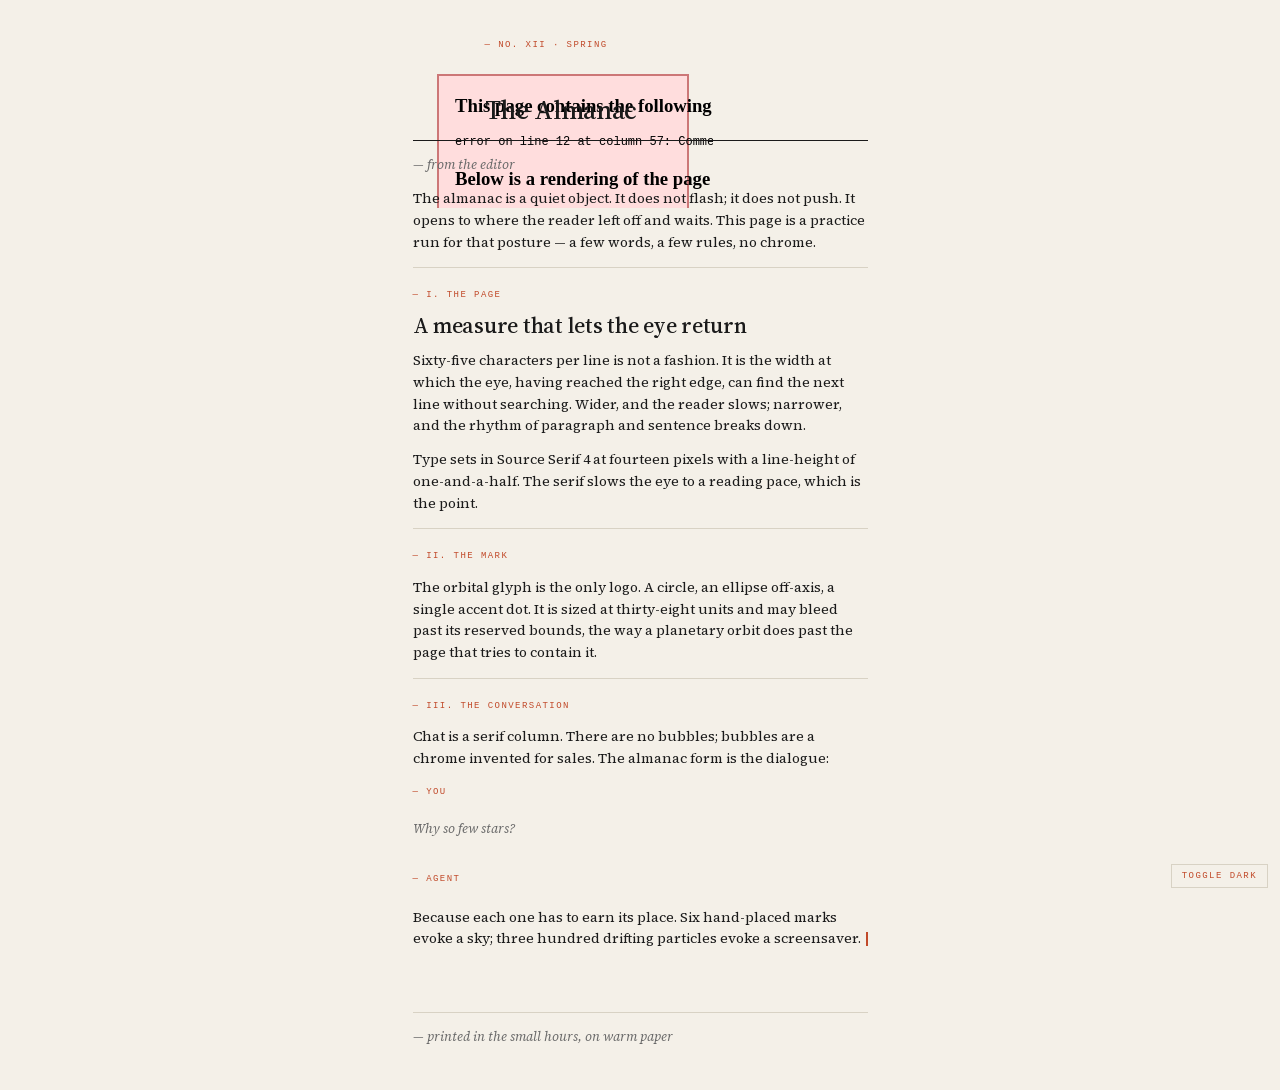
<file: examples/web/index.html>
<!doctype html>
<!--
  index.html — a full landing-page-style demo of the Almanac in use.
  This is what a real page looks like when the design system is applied.
-->
<html lang="en" data-theme="light">
<head>
  <meta charset="utf-8">
  <meta name="viewport" content="width=device-width, initial-scale=1">
  <title>The Almanac</title>
  <link rel="stylesheet" href="../../tokens/tokens.css">
  <link rel="stylesheet" href="../../components/web/almanac.css">
</head>
<body class="almanac-page">

  <div class="almanac-starfield" aria-hidden="true">
    <object type="image/svg+xml" data="../../components/web/Starfield.svg" style="width:100%;height:100%;display:block;"></object>
  </div>

  <header class="almanac-prose" style="display: grid; grid-template-columns: 56px 1fr; gap: 16px; align-items: center;">
    <span class="almanac-glyph" style="grid-row: 1 / 3;">
      <object type="image/svg+xml" data="../../components/web/OrbitalGlyph.svg"></object>
    </span>
    <span class="almanac-monolabel">— No. XII · Spring</span>
    <h1 class="almanac-headline">The Almanac</h1>
  </header>

  <hr class="almanac-header-divider" style="max-width: var(--almanac-measure); margin-left: auto; margin-right: auto;">

  <main class="almanac-prose">

    <section class="almanac-section">
      <p class="almanac-italic">— from the editor</p>
      <p class="almanac-body" style="margin-top: 8px;">
        The almanac is a quiet object. It does not flash; it does not push.
        It opens to where the reader left off and waits. This page is a
        practice run for that posture &mdash; a few words, a few rules, no
        chrome.
      </p>
    </section>

    <hr class="almanac-divider">

    <section class="almanac-section">
      <span class="almanac-monolabel">— I. The Page</span>
      <h2 class="almanac-headline" style="font-size: 22px; margin-top: 8px;">A measure that lets the eye return</h2>
      <p class="almanac-body" style="margin-top: 12px;">
        Sixty-five characters per line is not a fashion. It is the width at
        which the eye, having reached the right edge, can find the next line
        without searching. Wider, and the reader slows; narrower, and the
        rhythm of paragraph and sentence breaks down.
      </p>
      <p class="almanac-body" style="margin-top: 12px;">
        Type sets in Source Serif 4 at fourteen pixels with a line-height of
        one-and-a-half. The serif slows the eye to a reading pace, which is
        the point.
      </p>
    </section>

    <hr class="almanac-divider">

    <section class="almanac-section">
      <span class="almanac-monolabel">— II. The Mark</span>
      <p class="almanac-body" style="margin-top: 12px;">
        The orbital glyph is the only logo. A circle, an ellipse off-axis, a
        single accent dot. It is sized at thirty-eight units and may bleed
        past its reserved bounds, the way a planetary orbit does past the
        page that tries to contain it.
      </p>
    </section>

    <hr class="almanac-divider">

    <section class="almanac-section">
      <span class="almanac-monolabel">— III. The Conversation</span>
      <p class="almanac-body" style="margin-top: 12px;">
        Chat is a serif column. There are no bubbles; bubbles are a chrome
        invented for sales. The almanac form is the dialogue:
      </p>
      <div class="almanac-chat" style="margin-top: 16px;">
        <div class="almanac-chat-turn almanac-chat-turn--you">
          <span class="speaker almanac-monolabel">— YOU</span>
          <p class="body">Why so few stars?</p>
        </div>
        <div class="almanac-chat-turn almanac-chat-turn--agent">
          <span class="speaker almanac-monolabel">— AGENT</span>
          <p class="body">
            Because each one has to earn its place. Six hand-placed marks
            evoke a sky; three hundred drifting particles evoke a screensaver.
            <span class="almanac-cursor"></span>
          </p>
        </div>
      </div>
    </section>

  </main>

  <footer class="almanac-prose" style="margin-top: 48px;">
    <hr class="almanac-divider">
    <p class="almanac-italic">— printed in the small hours, on warm paper</p>
  </footer>

  <button id="theme-toggle"
    style="position: fixed; bottom: 12px; right: 12px; font-family: var(--almanac-mono); font-size: 9px; letter-spacing: 0.16em; text-transform: uppercase; color: var(--almanac-accent); background: transparent; border: 1px solid var(--almanac-rule-line); padding: 6px 10px; cursor: pointer;">
    Toggle dark
  </button>
  <script>
    document.getElementById("theme-toggle").addEventListener("click", () => {
      const r = document.documentElement;
      r.setAttribute("data-theme", r.getAttribute("data-theme") === "dark" ? "light" : "dark");
    });
  </script>
</body>
</html>
</file>
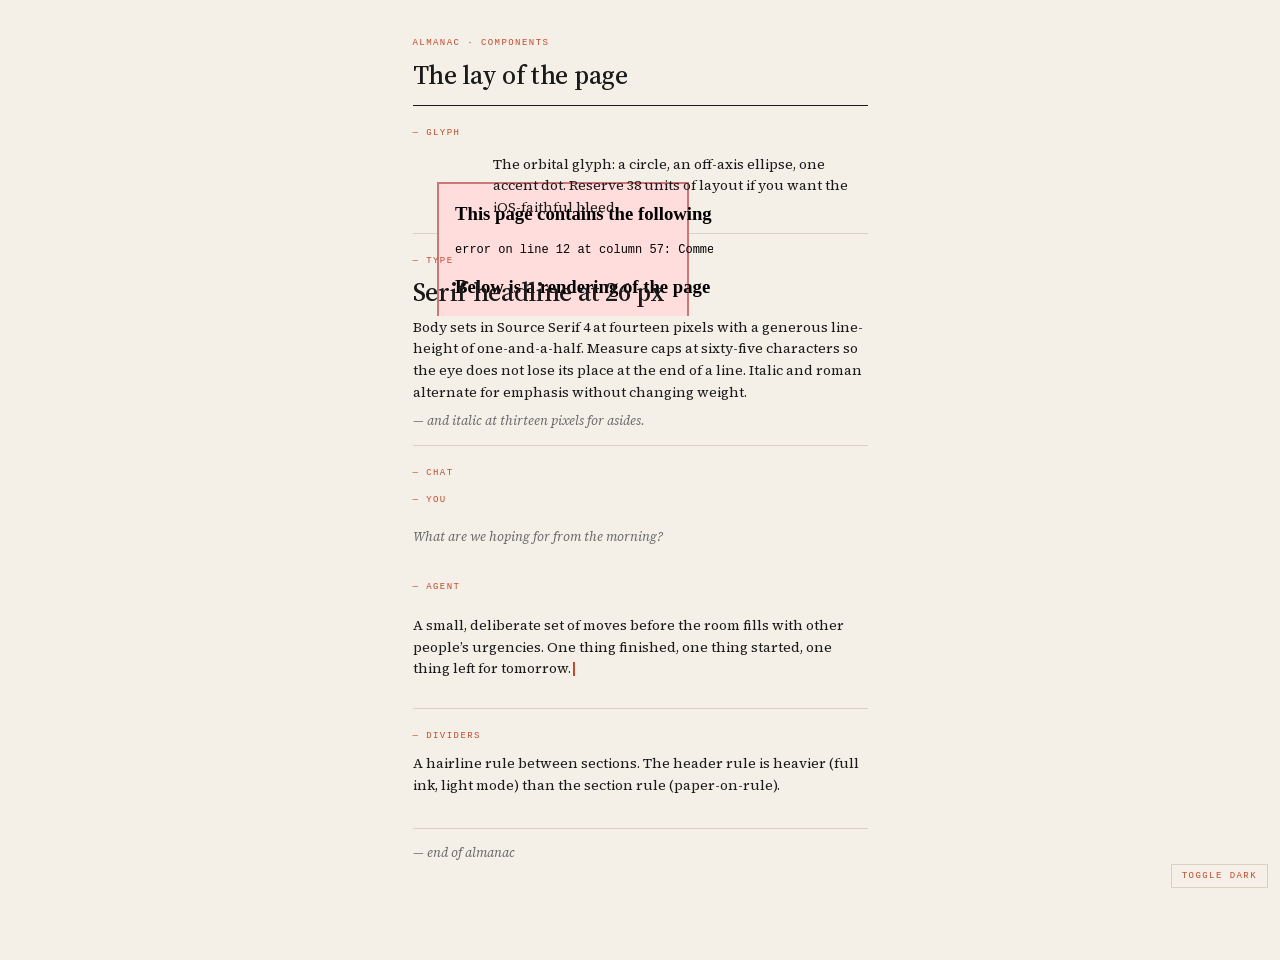
<file: components/web/almanac.html>
<!doctype html>
<!--
  almanac.html — minimal showcase of every component primitive.
  Open directly in a browser. Toggle :root[data-theme="dark"] in devtools to
  preview the dark palette, or change the <html> attribute in markup.
-->
<html lang="en" data-theme="light">
<head>
  <meta charset="utf-8">
  <meta name="viewport" content="width=device-width, initial-scale=1">
  <title>Almanac · Components</title>
  <link rel="stylesheet" href="../../tokens/tokens.css">
  <link rel="stylesheet" href="./almanac.css">
</head>
<body class="almanac-page">

  <!-- starfield: only visible in dark mode -->
  <div class="almanac-starfield" aria-hidden="true">
    <object type="image/svg+xml" data="./Starfield.svg" style="width:100%;height:100%;display:block;"></object>
  </div>

  <header class="almanac-prose">
    <span class="almanac-monolabel">Almanac · Components</span>
    <h1 class="almanac-headline" style="margin-top: 8px;">The lay of the page</h1>
    <hr class="almanac-header-divider">
  </header>

  <main class="almanac-prose">

    <section class="almanac-section">
      <span class="almanac-monolabel">— GLYPH</span>
      <div style="display: flex; align-items: center; gap: 24px; margin-top: 12px;">
        <span class="almanac-glyph">
          <object type="image/svg+xml" data="./OrbitalGlyph.svg"></object>
        </span>
        <p class="almanac-body">
          The orbital glyph: a circle, an off-axis ellipse, one accent dot.
          Reserve 38 units of layout if you want the iOS-faithful bleed.
        </p>
      </div>
    </section>

    <hr class="almanac-divider">

    <section class="almanac-section">
      <span class="almanac-monolabel">— TYPE</span>
      <h2 class="almanac-headline" style="margin-top: 8px;">Serif headline at 26 px</h2>
      <p class="almanac-body" style="margin-top: 8px;">
        Body sets in Source Serif 4 at fourteen pixels with a generous
        line-height of one-and-a-half. Measure caps at sixty-five characters
        so the eye does not lose its place at the end of a line. Italic and
        roman alternate for emphasis without changing weight.
      </p>
      <p class="almanac-italic" style="margin-top: 8px;">
        — and italic at thirteen pixels for asides.
      </p>
    </section>

    <hr class="almanac-divider">

    <section class="almanac-section">
      <span class="almanac-monolabel">— CHAT</span>
      <div class="almanac-chat" style="margin-top: 12px;">
        <div class="almanac-chat-turn almanac-chat-turn--you">
          <span class="speaker almanac-monolabel">— YOU</span>
          <p class="body">What are we hoping for from the morning?</p>
        </div>
        <div class="almanac-chat-turn almanac-chat-turn--agent">
          <span class="speaker almanac-monolabel">— AGENT</span>
          <p class="body">
            A small, deliberate set of moves before the room fills with other
            people&rsquo;s urgencies. One thing finished, one thing started,
            one thing left for tomorrow.<span class="almanac-cursor"></span>
          </p>
        </div>
      </div>
    </section>

    <hr class="almanac-divider">

    <section class="almanac-section">
      <span class="almanac-monolabel">— DIVIDERS</span>
      <p class="almanac-body" style="margin-top: 8px;">
        A hairline rule between sections. The header rule is heavier (full
        ink, light mode) than the section rule (paper-on-rule).
      </p>
    </section>

  </main>

  <footer class="almanac-prose" style="margin-top: 32px;">
    <hr class="almanac-divider">
    <p class="almanac-italic">— end of almanac</p>
  </footer>

  <!-- A tiny dark-mode toggle for demo purposes only — not part of the design system. -->
  <button id="theme-toggle"
    style="position: fixed; bottom: 12px; right: 12px; font-family: var(--almanac-mono); font-size: 9px; letter-spacing: 0.16em; text-transform: uppercase; color: var(--almanac-accent); background: transparent; border: 1px solid var(--almanac-rule-line); padding: 6px 10px; cursor: pointer;">
    Toggle dark
  </button>
  <script>
    document.getElementById("theme-toggle").addEventListener("click", () => {
      const r = document.documentElement;
      r.setAttribute("data-theme", r.getAttribute("data-theme") === "dark" ? "light" : "dark");
    });
  </script>
</body>
</html>
</file>
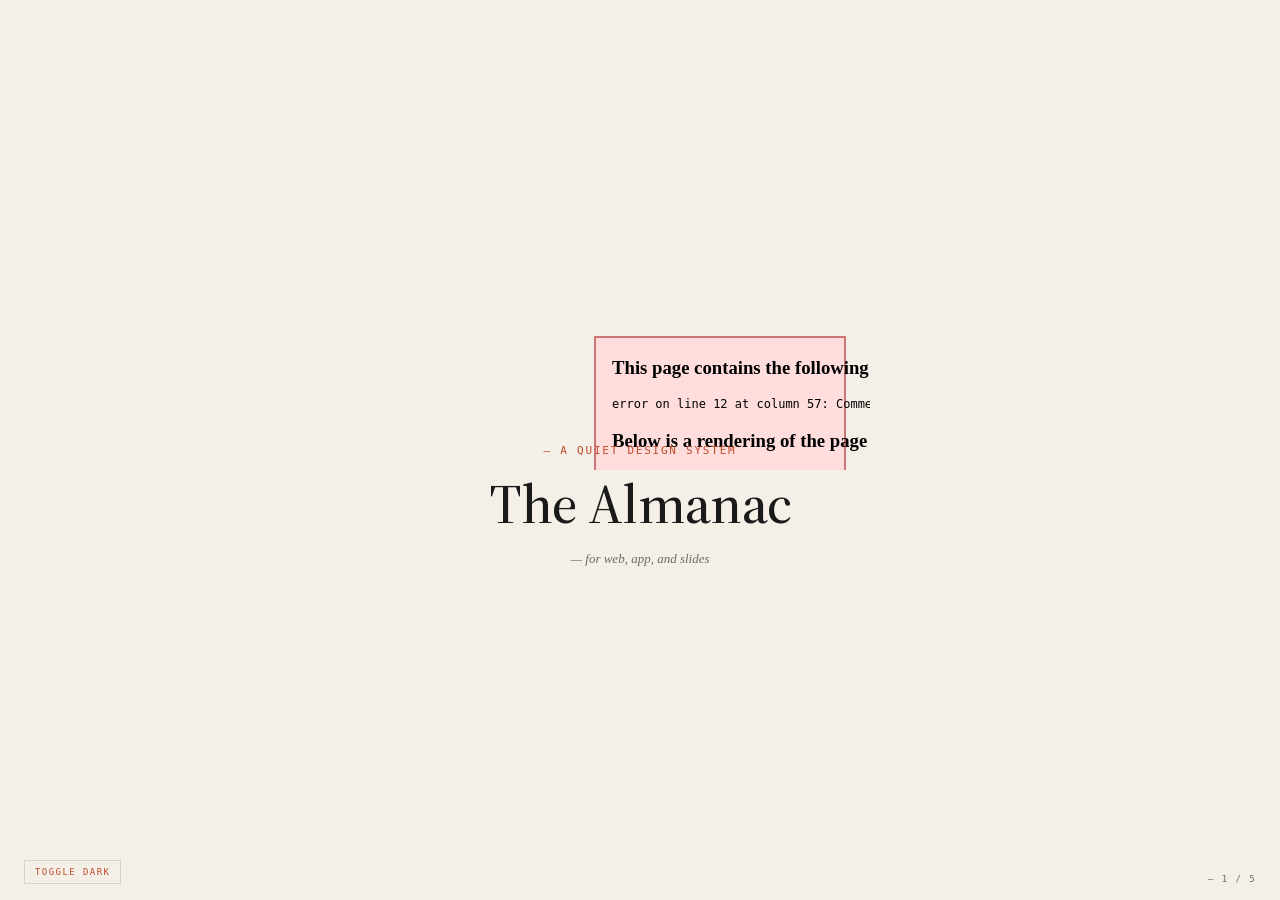
<file: examples/slides/deck.html>
<!doctype html>
<!--
  deck.html — five-slide static deck.
  Keys: ←/→ or Space to navigate. Press F11 for fullscreen.
  Uses the same tokens and almanac.css as the web example.

  Slide aspect ratio: 16:9. Each .slide fills the viewport.
  This is the v1 slide format. v1.1 will add a Slidev theme that emits
  the same visual output from Markdown — see components/slidev/README.md.
-->
<html lang="en" data-theme="light">
<head>
  <meta charset="utf-8">
  <meta name="viewport" content="width=device-width, initial-scale=1">
  <title>Almanac · Deck</title>
  <link rel="stylesheet" href="../../tokens/tokens.css">
  <link rel="stylesheet" href="../../components/web/almanac.css">
  <style>
    body { margin: 0; padding: 0; }
    .deck {
      position: relative;
      width: 100vw;
      height: 100vh;
      overflow: hidden;
      background: var(--almanac-bg);
    }
    .slide {
      position: absolute;
      inset: 0;
      display: none;
      padding: 8vh 10vw;
      flex-direction: column;
      justify-content: center;
      align-items: flex-start;
      box-sizing: border-box;
    }
    .slide.active { display: flex; }
    :root.dark .slide,
    :root[data-theme="dark"] .slide {
      background: linear-gradient(to bottom,
        var(--almanac-night-top) 0%,
        var(--almanac-night-bottom) 100%);
    }
    /* Cover slide centers content. */
    .slide.cover {
      align-items: center;
      justify-content: center;
      text-align: center;
    }
    .slide.section {
      align-items: center;
      justify-content: center;
    }
    .slide h1.almanac-headline { font-size: 56px; line-height: 1.1; max-width: 16ch; margin: 0; }
    .slide h2.almanac-headline { font-size: 40px; line-height: 1.15; max-width: 22ch; margin: 0; }
    .slide p.almanac-body      { font-size: 22px; line-height: 1.55; max-width: 65ch; }
    .slide .almanac-monolabel  { font-size: 11px; }

    .pager {
      position: fixed;
      bottom: 16px;
      right: 24px;
      font-family: var(--almanac-mono);
      font-size: 9px;
      letter-spacing: 0.16em;
      text-transform: uppercase;
      color: var(--almanac-fg-mute);
    }
    .toggle {
      position: fixed;
      bottom: 16px;
      left: 24px;
      font-family: var(--almanac-mono);
      font-size: 9px;
      letter-spacing: 0.16em;
      text-transform: uppercase;
      color: var(--almanac-accent);
      background: transparent;
      border: 1px solid var(--almanac-rule-line);
      padding: 6px 10px;
      cursor: pointer;
    }
    .almanac-glyph.large {
      width: 140px;
      height: 100px;
    }
    .starfield-wrap {
      position: absolute; inset: 0; pointer-events: none; z-index: 0; display: none;
    }
    :root.dark .starfield-wrap,
    :root[data-theme="dark"] .starfield-wrap { display: block; }
    .slide > * { position: relative; z-index: 1; }
  </style>
</head>
<body>
  <div class="deck" id="deck">

    <!-- Slide 1: cover -->
    <section class="slide cover active">
      <div class="starfield-wrap"><object type="image/svg+xml" data="../../components/web/Starfield.svg" style="width:100%;height:100%;"></object></div>
      <span class="almanac-glyph large">
        <object type="image/svg+xml" data="../../components/web/OrbitalGlyph.svg"></object>
      </span>
      <span class="almanac-monolabel" style="margin-top: 24px;">— A QUIET DESIGN SYSTEM</span>
      <h1 class="almanac-headline" style="margin-top: 16px;">The Almanac</h1>
      <p class="almanac-italic" style="margin-top: 16px;">— for web, app, and slides</p>
    </section>

    <!-- Slide 2: section divider -->
    <section class="slide section">
      <div class="starfield-wrap"><object type="image/svg+xml" data="../../components/web/Starfield.svg" style="width:100%;height:100%;"></object></div>
      <span class="almanac-monolabel">— Part I</span>
      <h2 class="almanac-headline" style="margin-top: 8px;">Five rules of the room</h2>
      <hr class="almanac-divider" style="width: 200px; margin-top: 24px;">
    </section>

    <!-- Slide 3: bullet list -->
    <section class="slide">
      <div class="starfield-wrap"><object type="image/svg+xml" data="../../components/web/Starfield.svg" style="width:100%;height:100%;"></object></div>
      <span class="almanac-monolabel">— The Five</span>
      <h2 class="almanac-headline" style="margin-top: 8px;">What the page asks of you</h2>
      <hr class="almanac-divider">
      <ul class="almanac-body" style="list-style: none; padding: 0; margin: 16px 0 0; font-size: 22px;">
        <li style="padding: 6px 0;">— Hairline, not box.</li>
        <li style="padding: 6px 0;">— Accent only at attention.</li>
        <li style="padding: 6px 0;">— Serif body always.</li>
        <li style="padding: 6px 0;">— Stars dark-mode only, sparse, static.</li>
        <li style="padding: 6px 0;">— No chrome.</li>
      </ul>
    </section>

    <!-- Slide 4: long-form -->
    <section class="slide">
      <div class="starfield-wrap"><object type="image/svg+xml" data="../../components/web/Starfield.svg" style="width:100%;height:100%;"></object></div>
      <span class="almanac-monolabel">— Why</span>
      <h2 class="almanac-headline" style="margin-top: 8px;">Restraint earns the eye</h2>
      <hr class="almanac-divider">
      <p class="almanac-body" style="margin-top: 16px;">
        A page that asks for attention everywhere is a page that gets none.
        The almanac form puts one mark per page, one accent per moment, and
        one rule between sections. The reader feels the calm before they
        notice the choices that produced it.
      </p>
    </section>

    <!-- Slide 5: closing -->
    <section class="slide cover">
      <div class="starfield-wrap"><object type="image/svg+xml" data="../../components/web/Starfield.svg" style="width:100%;height:100%;"></object></div>
      <span class="almanac-glyph large">
        <object type="image/svg+xml" data="../../components/web/OrbitalGlyph.svg"></object>
      </span>
      <p class="almanac-italic" style="margin-top: 24px;">— end of deck</p>
    </section>

  </div>

  <div class="pager" id="pager">— 1 / 5</div>
  <button class="toggle" id="theme-toggle">Toggle dark</button>

  <script>
    const slides = document.querySelectorAll(".slide");
    let i = 0;
    const total = slides.length;
    const pager = document.getElementById("pager");
    function show(n) {
      i = (n + total) % total;
      slides.forEach((s, idx) => s.classList.toggle("active", idx === i));
      pager.textContent = `— ${i + 1} / ${total}`;
    }
    document.addEventListener("keydown", (e) => {
      if (e.key === "ArrowRight" || e.key === " " || e.key === "PageDown") { show(i + 1); }
      if (e.key === "ArrowLeft"  || e.key === "PageUp") { show(i - 1); }
    });
    document.addEventListener("click", (e) => {
      if (e.target.closest("#theme-toggle")) return;
      show(i + 1);
    });
    document.getElementById("theme-toggle").addEventListener("click", () => {
      const r = document.documentElement;
      r.setAttribute("data-theme", r.getAttribute("data-theme") === "dark" ? "light" : "dark");
    });
  </script>
</body>
</html>
</file>
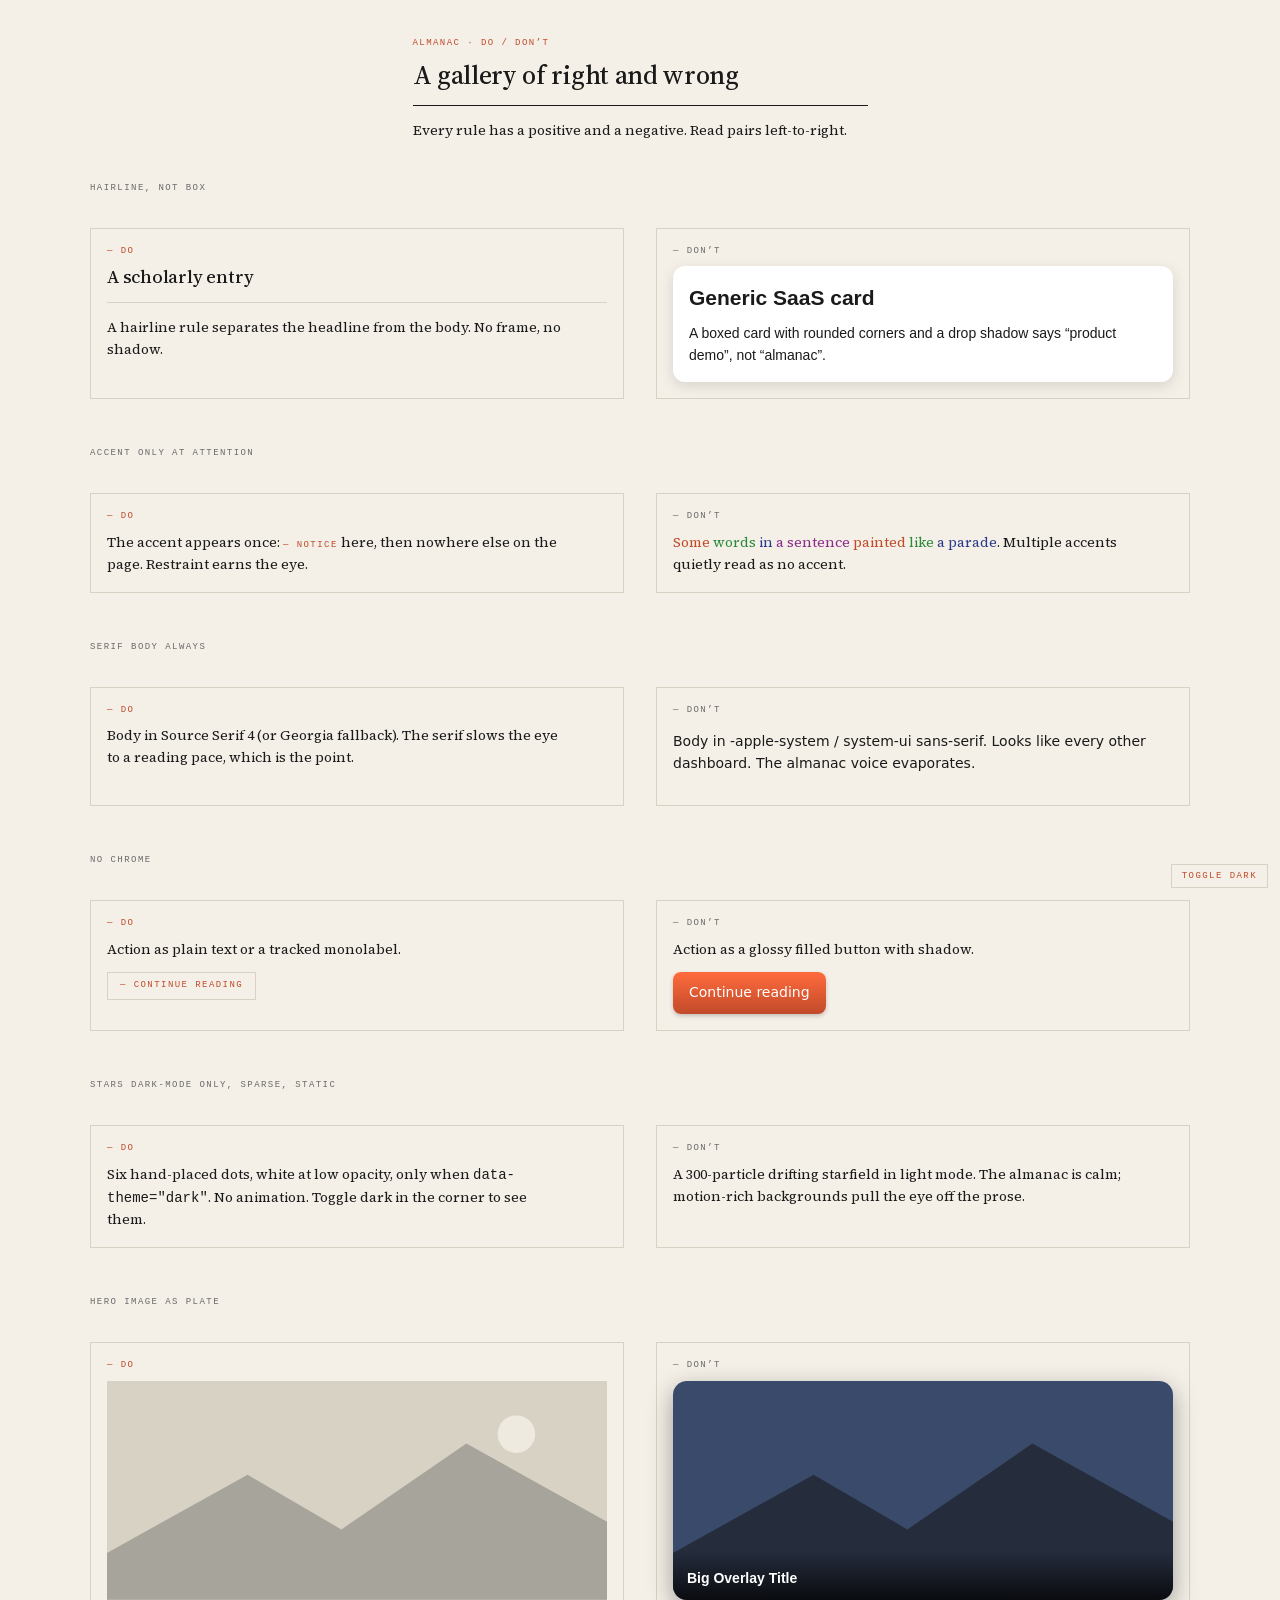
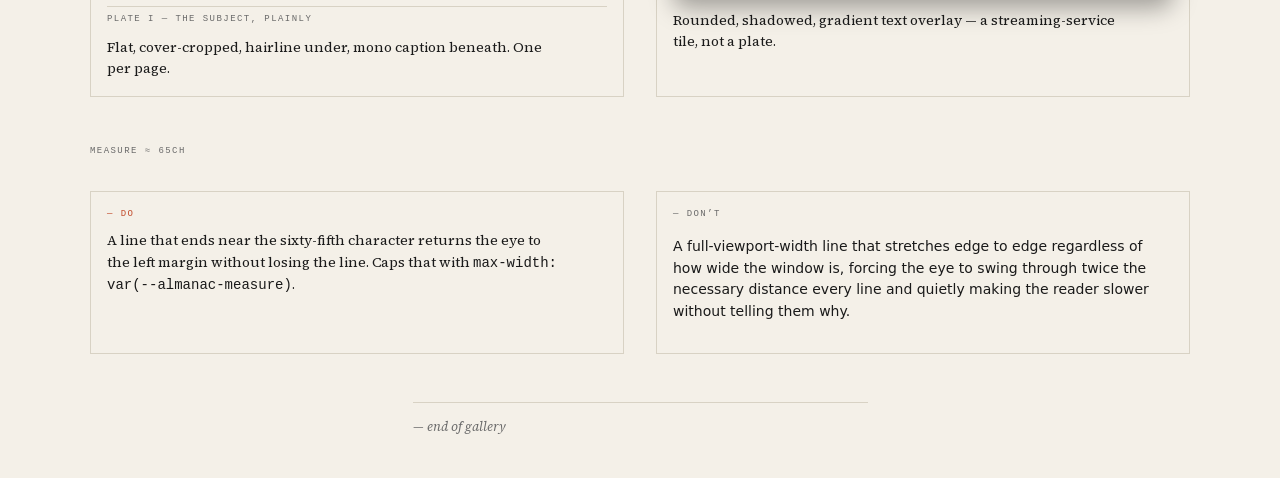
<file: examples/web/gallery.html>
<!doctype html>
<!--
  gallery.html — side-by-side do/don't pairs.
  This file is deliberately the most concrete thing in the repo: every rule
  in DESIGN.md should be visible here as a "do" next to a "don't."
-->
<html lang="en" data-theme="light">
<head>
  <meta charset="utf-8">
  <meta name="viewport" content="width=device-width, initial-scale=1">
  <title>Almanac · Do / Don&rsquo;t</title>
  <link rel="stylesheet" href="../../tokens/tokens.css">
  <link rel="stylesheet" href="../../components/web/almanac.css">
  <style>
    /* Gallery-only layout. Not part of the design system. */
    .gallery-grid {
      display: grid;
      grid-template-columns: 1fr 1fr;
      gap: 32px;
      max-width: 1100px;
      margin: 0 auto;
    }
    .pair { display: contents; }
    .pair > .col { padding: 16px; border: 1px solid var(--almanac-rule-line); }
    .pair-title {
      grid-column: 1 / -1;
      font-family: var(--almanac-mono);
      font-size: 9px;
      letter-spacing: 0.16em;
      text-transform: uppercase;
      color: var(--almanac-fg-mute);
      margin-top: 16px;
    }
    .label {
      font-family: var(--almanac-mono);
      font-size: 9px;
      letter-spacing: 0.16em;
      text-transform: uppercase;
      margin-bottom: 8px;
      display: block;
    }
    .label.do  { color: var(--almanac-accent); }
    .label.dont { color: var(--almanac-fg-mute); }

    /* "Don't" demo styles — deliberately wrong. */
    .bad-card {
      background: white;
      border-radius: 12px;
      padding: 16px;
      box-shadow: 0 4px 14px rgba(0,0,0,0.12);
    }
    .bad-button {
      display: inline-block;
      padding: 10px 16px;
      background: linear-gradient(180deg, #ff6b3d, #c14a2a);
      color: white;
      border-radius: 8px;
      box-shadow: 0 2px 4px rgba(0,0,0,0.2);
      font-family: -apple-system, system-ui, sans-serif;
    }
    .bad-body {
      font-family: -apple-system, system-ui, sans-serif;
      max-width: none;
    }
    .bad-rainbow .a { color: #c14a2a; }
    .bad-rainbow .b { color: #2a8a3a; }
    .bad-rainbow .c { color: #2a3a8a; }
    .bad-rainbow .d { color: #8a2a8a; }
  </style>
</head>
<body class="almanac-page">

  <header class="almanac-prose">
    <span class="almanac-monolabel">Almanac · Do / Don&rsquo;t</span>
    <h1 class="almanac-headline" style="margin-top: 8px;">A gallery of right and wrong</h1>
    <hr class="almanac-header-divider">
    <p class="almanac-body">Every rule has a positive and a negative. Read pairs left-to-right.</p>
  </header>

  <main class="gallery-grid" style="margin-top: 24px;">

    <div class="pair-title">Hairline, not box</div>
    <div class="pair">
      <div class="col">
        <span class="label do">— DO</span>
        <h2 class="almanac-headline" style="font-size: 18px;">A scholarly entry</h2>
        <hr class="almanac-divider">
        <p class="almanac-body">A hairline rule separates the headline from the body. No frame, no shadow.</p>
      </div>
      <div class="col">
        <span class="label dont">— DON&rsquo;T</span>
        <div class="bad-card">
          <h2 style="margin: 0; font-family: -apple-system, sans-serif;">Generic SaaS card</h2>
          <p style="font-family: -apple-system, sans-serif; margin: 8px 0 0;">A boxed card with rounded corners and a drop shadow says &ldquo;product demo&rdquo;, not &ldquo;almanac&rdquo;.</p>
        </div>
      </div>
    </div>

    <div class="pair-title">Accent only at attention</div>
    <div class="pair">
      <div class="col">
        <span class="label do">— DO</span>
        <p class="almanac-body">
          The accent appears once: <span class="almanac-monolabel">— NOTICE</span>
          here, then nowhere else on the page. Restraint earns the eye.
        </p>
      </div>
      <div class="col bad-rainbow">
        <span class="label dont">— DON&rsquo;T</span>
        <p class="almanac-body">
          <span class="a">Some</span> <span class="b">words</span> <span class="c">in</span>
          <span class="d">a sentence</span> <span class="a">painted</span> <span class="b">like</span>
          <span class="c">a parade</span>. Multiple accents quietly read as no accent.
        </p>
      </div>
    </div>

    <div class="pair-title">Serif body always</div>
    <div class="pair">
      <div class="col">
        <span class="label do">— DO</span>
        <p class="almanac-body">
          Body in Source Serif 4 (or Georgia fallback). The serif slows the eye
          to a reading pace, which is the point.
        </p>
      </div>
      <div class="col">
        <span class="label dont">— DON&rsquo;T</span>
        <p class="bad-body">
          Body in -apple-system / system-ui sans-serif. Looks like every other
          dashboard. The almanac voice evaporates.
        </p>
      </div>
    </div>

    <div class="pair-title">No chrome</div>
    <div class="pair">
      <div class="col">
        <span class="label do">— DO</span>
        <p class="almanac-body" style="margin-bottom: 12px;">
          Action as plain text or a tracked monolabel.
        </p>
        <span class="almanac-monolabel" style="display: inline-block; padding: 6px 12px; border: 1px solid var(--almanac-rule-line);">— Continue reading</span>
      </div>
      <div class="col">
        <span class="label dont">— DON&rsquo;T</span>
        <p class="almanac-body" style="margin-bottom: 12px;">Action as a glossy filled button with shadow.</p>
        <span class="bad-button">Continue reading</span>
      </div>
    </div>

    <div class="pair-title">Stars dark-mode only, sparse, static</div>
    <div class="pair">
      <div class="col">
        <span class="label do">— DO</span>
        <p class="almanac-body">
          Six hand-placed dots, white at low opacity, only when
          <code>data-theme=&quot;dark&quot;</code>. No animation. Toggle
          dark in the corner to see them.
        </p>
      </div>
      <div class="col">
        <span class="label dont">— DON&rsquo;T</span>
        <p class="almanac-body">
          A 300-particle drifting starfield in light mode. The almanac is calm;
          motion-rich backgrounds pull the eye off the prose.
        </p>
      </div>
    </div>

    <div class="pair-title">Hero image as plate</div>
    <div class="pair">
      <div class="col">
        <span class="label do">— DO</span>
        <figure class="almanac-hero" style="--almanac-hero-ratio: 16 / 7;">
          <svg viewBox="0 0 320 140" style="display:block;width:100%;aspect-ratio:16/7;background:var(--almanac-rule-line);" aria-label="placeholder photograph">
            <path d="M0 110 L90 60 L150 95 L230 40 L320 90 L320 140 L0 140 Z" fill="var(--almanac-fg-mute)" opacity="0.45"/>
            <circle cx="262" cy="34" r="12" fill="var(--almanac-bg)" opacity="0.8"/>
          </svg>
          <figcaption class="almanac-hero-caption">Plate I — the subject, plainly</figcaption>
        </figure>
        <p class="almanac-body" style="margin-top: 10px;">
          Flat, cover-cropped, hairline under, mono caption beneath. One per page.
        </p>
      </div>
      <div class="col">
        <span class="label dont">— DON&rsquo;T</span>
        <figure style="margin:0;position:relative;border-radius:14px;overflow:hidden;box-shadow:0 8px 24px rgba(0,0,0,0.35);">
          <svg viewBox="0 0 320 140" style="display:block;width:100%;aspect-ratio:16/7;background:#3a4a6a;" aria-label="placeholder photograph">
            <path d="M0 110 L90 60 L150 95 L230 40 L320 90 L320 140 L0 140 Z" fill="#111" opacity="0.5"/>
          </svg>
          <figcaption style="position:absolute;inset:auto 0 0 0;padding:18px 14px 10px;background:linear-gradient(transparent,rgba(0,0,0,0.75));color:#fff;font-family:-apple-system,sans-serif;font-weight:700;">Big Overlay Title</figcaption>
        </figure>
        <p class="almanac-body" style="margin-top: 10px;">
          Rounded, shadowed, gradient text overlay — a streaming-service tile, not a plate.
        </p>
      </div>
    </div>

    <div class="pair-title">Measure ≈ 65ch</div>
    <div class="pair">
      <div class="col">
        <span class="label do">— DO</span>
        <p class="almanac-body">
          A line that ends near the sixty-fifth character returns the eye to the
          left margin without losing the line. Caps that with <code>max-width:
          var(--almanac-measure)</code>.
        </p>
      </div>
      <div class="col">
        <span class="label dont">— DON&rsquo;T</span>
        <p class="bad-body" style="max-width: none;">
          A full-viewport-width line that stretches edge to edge regardless of how wide the window is, forcing the eye to swing through twice the necessary distance every line and quietly making the reader slower without telling them why.
        </p>
      </div>
    </div>

  </main>

  <footer class="almanac-prose" style="margin-top: 48px;">
    <hr class="almanac-divider">
    <p class="almanac-italic">— end of gallery</p>
  </footer>

  <button id="theme-toggle"
    style="position: fixed; bottom: 12px; right: 12px; font-family: var(--almanac-mono); font-size: 9px; letter-spacing: 0.16em; text-transform: uppercase; color: var(--almanac-accent); background: transparent; border: 1px solid var(--almanac-rule-line); padding: 6px 10px; cursor: pointer;">
    Toggle dark
  </button>
  <script>
    document.getElementById("theme-toggle").addEventListener("click", () => {
      const r = document.documentElement;
      r.setAttribute("data-theme", r.getAttribute("data-theme") === "dark" ? "light" : "dark");
    });
  </script>
</body>
</html>
</file>
<file: tokens/tokens.css>
/* GENERATED FROM tokens/tokens.json — DO NOT HAND-EDIT.
   Run `node scripts/generate.mjs` to refresh. (CSS custom properties) */

@font-face {
  font-family: 'Source Serif 4';
  src: url('../assets/fonts/source-serif-4-variable.woff2') format('woff2-variations');
  font-weight: 200 900;
  font-style: normal;
  font-display: swap;
}
@font-face {
  font-family: 'Source Serif 4';
  src: url('../assets/fonts/source-serif-4-italic-variable.woff2') format('woff2-variations');
  font-weight: 200 900;
  font-style: italic;
  font-display: swap;
}

:root {
  /* light palette */
  --almanac-paper:        #f4f0e8;
  --almanac-ink:          #1a1a1a;
  --almanac-mute:         #6a6a6a;
  --almanac-rust:         #c14a2a;
  --almanac-rule:         #d8d2c4;

  --almanac-bg:           var(--almanac-paper);
  --almanac-fg:           var(--almanac-ink);
  --almanac-fg-mute:      var(--almanac-mute);
  --almanac-accent:       var(--almanac-rust);
  --almanac-rule-line:    var(--almanac-rule);
  --almanac-header-rule:  var(--almanac-ink);
  --almanac-glow:         transparent;
  --almanac-night-top:    #161b24;
  --almanac-night-bottom: #0e1219;

  /* type */
  --almanac-serif:        "Source Serif 4", Georgia, "Iowan Old Style", Charter, serif;
  --almanac-mono:         "SF Mono", ui-monospace, Menlo, Consolas, monospace;
  --almanac-size-headline: 26px;
  --almanac-size-body:     14px;
  --almanac-size-italic:   13px;
  --almanac-size-monolabel: 9px;
  --almanac-line-headline: 1.2;
  --almanac-line-body:     1.55;
  --almanac-track-monolabel: 0.16em;
  --almanac-track-headline:  -0.012em;
  --almanac-measure:        65ch;

  /* space */
  --almanac-gutter:      22px;
  --almanac-section-gap: 14px;
  --almanac-hairline:    1px;

  /* motion */
  --almanac-cursor-blink: 1s;
}

/* Explicit dark via class or [data-theme="dark"] (preferred for SSR / manual toggles). */
:root.dark, :root[data-theme="dark"] {
  --almanac-bg:           var(--almanac-night-bottom);
  --almanac-fg:           #ebe4d4;
  --almanac-fg-mute:      #7a8a9a;
  --almanac-accent:       #d4a574;
  --almanac-rule-line:    rgba(255, 255, 255, 0.10);
  --almanac-header-rule:  rgba(235, 228, 212, 0.18);
  --almanac-glow:         rgba(212, 165, 116, 0.25);
}

/* OS-level preference, when no explicit toggle is set. */
@media (prefers-color-scheme: dark) {
  :root:not(.light):not([data-theme="light"]) {
    --almanac-bg:           var(--almanac-night-bottom);
    --almanac-fg:           #ebe4d4;
    --almanac-fg-mute:      #7a8a9a;
    --almanac-accent:       #d4a574;
    --almanac-rule-line:    rgba(255, 255, 255, 0.10);
    --almanac-header-rule:  rgba(235, 228, 212, 0.18);
    --almanac-glow:         rgba(212, 165, 116, 0.25);
  }
}
</file>
<file: components/web/almanac.css>
/*
  almanac.css — the Almanac component layer.
  Depends on tokens/tokens.css for variables and font-faces.
  Drop both into a page like:
    <link rel="stylesheet" href="/almanac-design/tokens/tokens.css">
    <link rel="stylesheet" href="/almanac-design/components/web/almanac.css">

  All components are class-based (no element resets beyond <body>).
  The :root.dark / [data-theme="dark"] toggle controls the palette.
*/

/* ---------- Page ----------------------------------------------------- */

.almanac-page {
  background: var(--almanac-bg);
  color: var(--almanac-fg);
  font-family: var(--almanac-serif);
  font-size: var(--almanac-size-body);
  line-height: var(--almanac-line-body);
  min-height: 100vh;
  padding: var(--almanac-gutter);
  position: relative;
  overflow-x: hidden;
}

/* Night sky gradient — only in dark mode. The body uses this as background. */
:root.dark .almanac-page,
:root[data-theme="dark"] .almanac-page {
  background:
    linear-gradient(to bottom,
      var(--almanac-night-top) 0%,
      var(--almanac-night-bottom) 100%);
}
@media (prefers-color-scheme: dark) {
  :root:not(.light):not([data-theme="light"]) .almanac-page {
    background:
      linear-gradient(to bottom,
        var(--almanac-night-top) 0%,
        var(--almanac-night-bottom) 100%);
  }
}

/* ---------- Starfield ------------------------------------------------ */

.almanac-starfield {
  position: absolute;
  inset: 0;
  pointer-events: none;
  z-index: 0;
  display: none;  /* hidden by default; shown only in dark mode */
}
:root.dark .almanac-starfield,
:root[data-theme="dark"] .almanac-starfield {
  display: block;
}
@media (prefers-color-scheme: dark) {
  :root:not(.light):not([data-theme="light"]) .almanac-starfield {
    display: block;
  }
}

/* All page content sits above the starfield */
.almanac-page > * {
  position: relative;
  z-index: 1;
}

/* ---------- Type primitives ----------------------------------------- */

.almanac-headline {
  font-family: var(--almanac-serif);
  font-size: var(--almanac-size-headline);
  line-height: var(--almanac-line-headline);
  letter-spacing: var(--almanac-track-headline);
  font-weight: 500;
  color: var(--almanac-fg);
  margin: 0;
}

.almanac-body {
  font-family: var(--almanac-serif);
  font-size: var(--almanac-size-body);
  line-height: var(--almanac-line-body);
  color: var(--almanac-fg);
  max-width: var(--almanac-measure);
  margin: 0;
}

.almanac-italic {
  font-style: italic;
  font-size: var(--almanac-size-italic);
  color: var(--almanac-fg-mute);
}

.almanac-mute {
  color: var(--almanac-fg-mute);
}

/* The MonoLabel — uppercase tracked tiny mono, accent color, dark-mode glow. */
.almanac-monolabel {
  font-family: var(--almanac-mono);
  font-size: var(--almanac-size-monolabel);
  letter-spacing: var(--almanac-track-monolabel);
  text-transform: uppercase;
  color: var(--almanac-accent);
  text-shadow: 0 0 4px var(--almanac-glow);
  font-weight: 500;
}

/* ---------- Rules / Dividers ---------------------------------------- */

.almanac-divider {
  height: var(--almanac-hairline);
  background: var(--almanac-rule-line);
  border: 0;
  margin: var(--almanac-section-gap) 0;
}

.almanac-header-divider {
  height: var(--almanac-hairline);
  background: var(--almanac-header-rule);
  border: 0;
  margin: var(--almanac-section-gap) 0;
}

/* ---------- Glyph --------------------------------------------------- */

.almanac-glyph {
  display: inline-block;
  width: 56px;
  height: 40px;
  color: var(--almanac-fg);
}
.almanac-glyph svg {
  width: 100%;
  height: 100%;
  display: block;
}

/* ---------- Chat column (the YOU / AGENT pattern) -------------------- */

.almanac-chat {
  max-width: var(--almanac-measure);
  margin: 0 auto;
  display: flex;
  flex-direction: column;
  gap: calc(var(--almanac-section-gap) * 1.5);
}

.almanac-chat-turn {
  display: flex;
  flex-direction: column;
  gap: 6px;
}

.almanac-chat-turn .speaker { display: block; }

/* You: italic body */
.almanac-chat-turn--you .body {
  font-family: var(--almanac-serif);
  font-style: italic;
  font-size: var(--almanac-size-italic);
  line-height: var(--almanac-line-body);
  color: var(--almanac-fg-mute);
}

/* Agent: roman body */
.almanac-chat-turn--agent .body {
  font-family: var(--almanac-serif);
  font-size: var(--almanac-size-body);
  line-height: var(--almanac-line-body);
  color: var(--almanac-fg);
}

/* Streaming cursor — 2px accent rectangle, blinks at cursorBlinkHz. */
.almanac-cursor {
  display: inline-block;
  width: 2px;
  height: 1em;
  vertical-align: -0.15em;
  background: var(--almanac-accent);
  margin-left: 2px;
  animation: almanac-blink var(--almanac-cursor-blink, 1s) steps(1, end) infinite;
}
@keyframes almanac-blink {
  0%, 50%   { opacity: 1; }
  50.01%, 100% { opacity: 0; }
}
@media (prefers-reduced-motion: reduce) {
  .almanac-cursor { animation: none; opacity: 1; }
}

/* ---------- HeroImage (the plate) ------------------------------------ */
/*
  A full-width photographic plate at the top of a detail page — the almanac's
  answer to a "hero image". Modeled on the tipped-in plate of an old book:
  flat, cover-cropped, a hairline under it, a tracked mono caption beneath.
  One per page. Never rounded, never shadowed, never text-overlaid.
  Override the crop with --almanac-hero-ratio on the figure.
*/

.almanac-hero {
  margin: 0;
  width: 100%;
}

.almanac-hero img {
  display: block;
  width: 100%;
  aspect-ratio: var(--almanac-hero-ratio, 16 / 7);
  object-fit: cover;
  border: 0;
  border-radius: 0;
}

/* Photos sink into the night paper instead of glowing against it. */
:root.dark .almanac-hero img,
:root[data-theme="dark"] .almanac-hero img {
  filter: brightness(0.9) saturate(0.95);
}
@media (prefers-color-scheme: dark) {
  :root:not(.light):not([data-theme="light"]) .almanac-hero img {
    filter: brightness(0.9) saturate(0.95);
  }
}

.almanac-hero-caption {
  font-family: var(--almanac-mono);
  font-size: var(--almanac-size-monolabel);
  letter-spacing: var(--almanac-track-monolabel);
  text-transform: uppercase;
  color: var(--almanac-fg-mute);
  border-top: var(--almanac-hairline) solid var(--almanac-rule-line);
  padding-top: 6px;
  margin-top: 6px;
}

/* ---------- Layout helpers ------------------------------------------ */

.almanac-prose {
  max-width: var(--almanac-measure);
  margin-left: auto;
  margin-right: auto;
}

.almanac-prose > * + * {
  margin-top: 1em;
}

.almanac-section + .almanac-section {
  margin-top: calc(var(--almanac-section-gap) * 2);
}

/* Links — inherited from text, accent-underlined on hover only. */
.almanac-page a {
  color: inherit;
  text-decoration-color: var(--almanac-rule-line);
  text-underline-offset: 0.2em;
}
.almanac-page a:hover {
  text-decoration-color: var(--almanac-accent);
}
</file>
